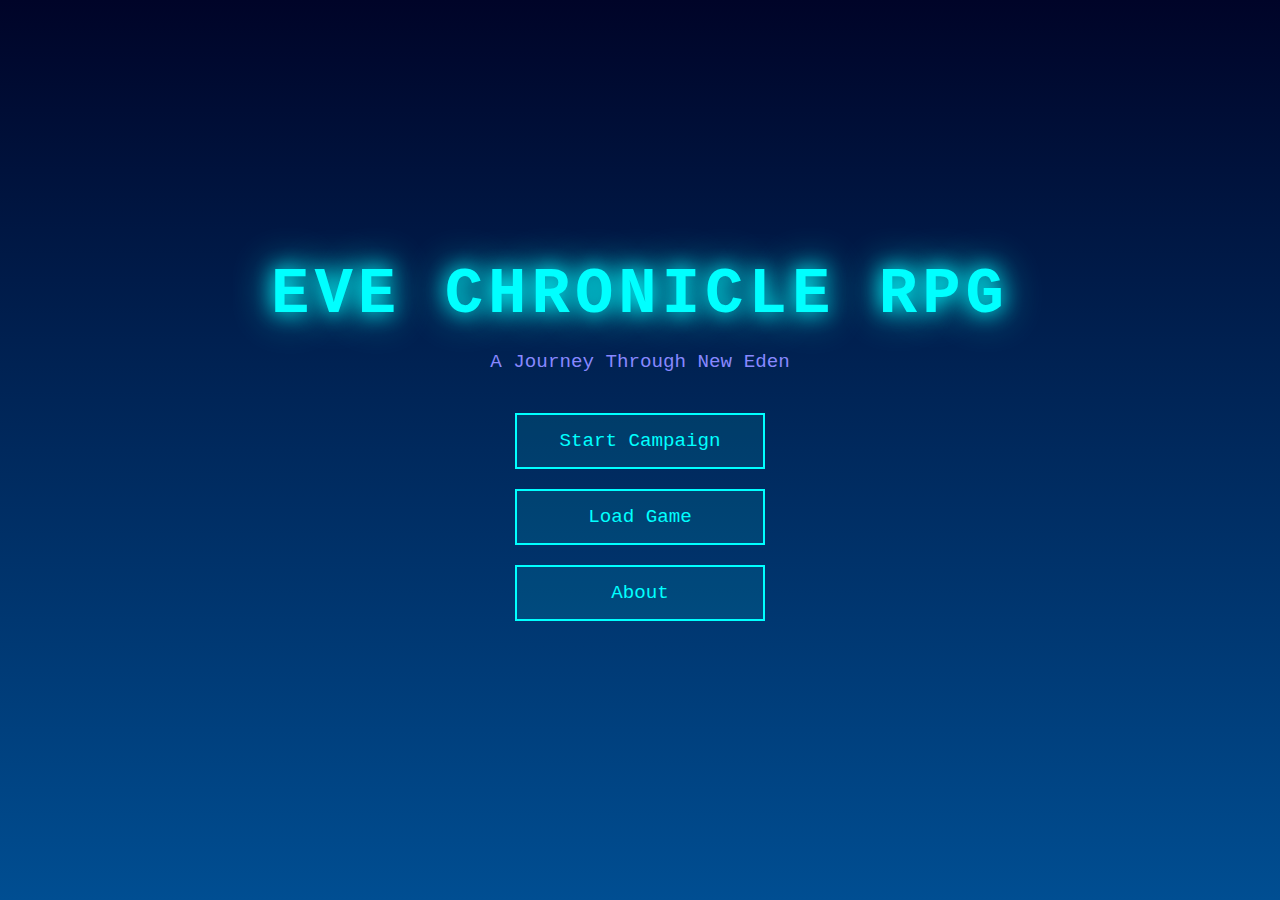
<file: index.html>
<!DOCTYPE html>
<html lang="en">
<head>
    <meta charset="UTF-8">
    <meta name="viewport" content="width=device-width, initial-scale=1.0">
    <title>EVE Chronicle RPG</title>
    <link rel="stylesheet" href="css/style.css">
</head>
<body>
    <div id="game-container">
        <div id="title-screen">
            <h1>EVE CHRONICLE RPG</h1>
            <p class="subtitle">A Journey Through New Eden</p>
            <div id="menu-options">
                <button id="start-game">Start Campaign</button>
                <button id="load-game">Load Game</button>
                <button id="about">About</button>
            </div>
        </div>
        
        <div id="game-screen" style="display: none;">
            <div id="hud">
                <div id="player-stats">
                    <div class="stat-group">
                        <span class="stat-label">Hull:</span>
                        <div class="stat-bar">
                            <div id="hull-bar" class="stat-bar-fill hull"></div>
                        </div>
                        <span id="hull-value" class="stat-value">100/100</span>
                    </div>
                    <div class="stat-group">
                        <span class="stat-label">Shield:</span>
                        <div class="stat-bar">
                            <div id="shield-bar" class="stat-bar-fill shield"></div>
                        </div>
                        <span id="shield-value" class="stat-value">100/100</span>
                    </div>
                    <div class="stat-group">
                        <span class="stat-label">Energy:</span>
                        <div class="stat-bar">
                            <div id="energy-bar" class="stat-bar-fill energy"></div>
                        </div>
                        <span id="energy-value" class="stat-value">100/100</span>
                    </div>
                </div>
                <div id="faction-info">
                    <span id="faction-name">Caldari State</span>
                    <span id="location">Jita IV</span>
                </div>
                <div id="quest-tracker">
                    <h3>Current Mission</h3>
                    <p id="current-quest">None</p>
                </div>
            </div>
            
            <canvas id="game-canvas" width="800" height="600"></canvas>
            
            <div id="dialogue-box" style="display: none;">
                <div id="speaker-name"></div>
                <div id="dialogue-text"></div>
                <div id="dialogue-options"></div>
            </div>
            
            <div id="inventory" style="display: none;">
                <h2>Inventory</h2>
                <div id="inventory-grid"></div>
                <button id="close-inventory">Close</button>
            </div>
        </div>
    </div>
    
    <!-- Core game modules -->
    <script src="js/core/Vector2D.js"></script>
    <script src="js/core/InputHandler.js"></script>
    <script src="js/core/Renderer.js"></script>
    <script src="js/core/AssetManager.js"></script>
    
    <!-- Game systems -->
    <script src="js/systems/Entity.js"></script>
    <script src="js/systems/Player.js"></script>
    <script src="js/systems/NPC.js"></script>
    <script src="js/systems/Combat.js"></script>
    <script src="js/systems/Dialogue.js"></script>
    <script src="js/systems/Inventory.js"></script>
    
    <!-- World and content -->
    <script src="js/world/Map.js"></script>
    <script src="js/world/Tile.js"></script>
    <script src="js/lore/Factions.js"></script>
    <script src="js/lore/Chronicles.js"></script>
    
    <!-- Campaign system -->
    <script src="js/campaign/Campaign.js"></script>
    <script src="js/campaign/Quest.js"></script>
    
    <!-- Main game engine -->
    <script src="js/GameEngine.js"></script>
    <script src="js/main.js"></script>
</body>
</html>
</file>
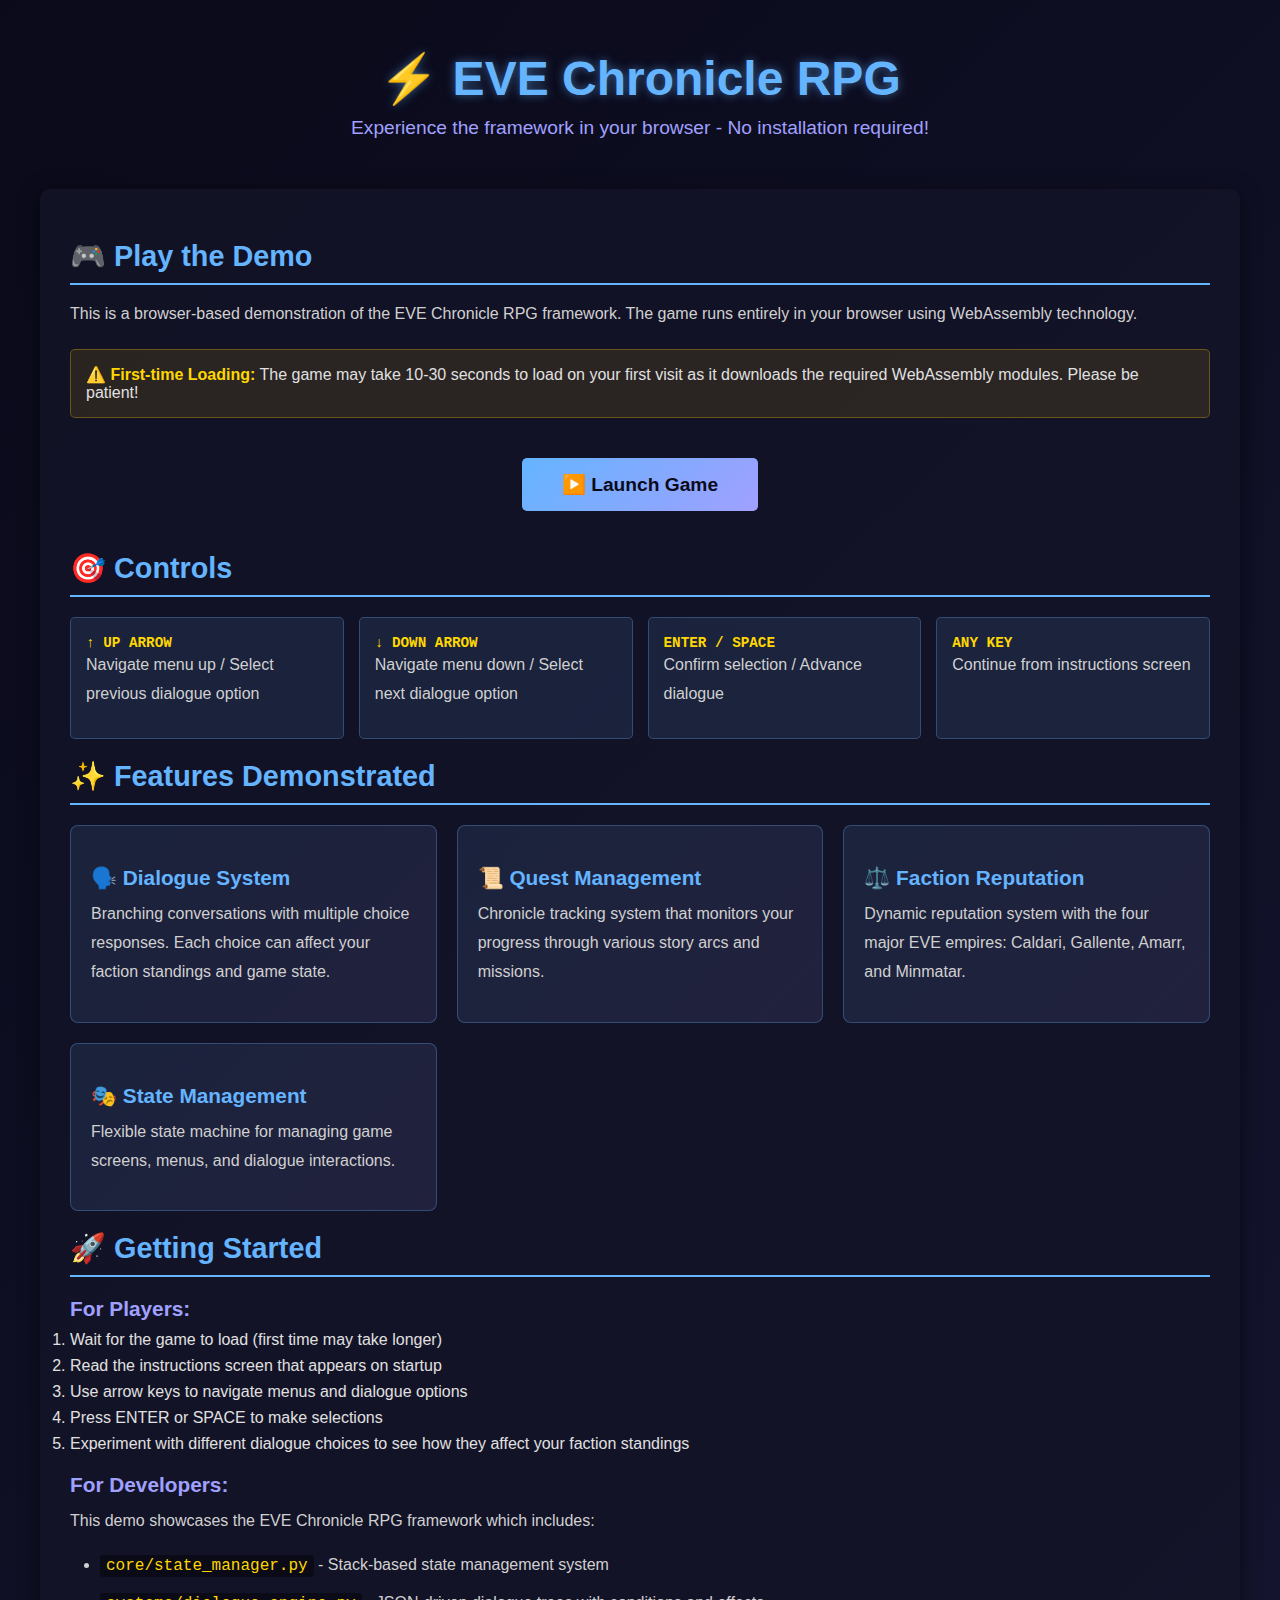
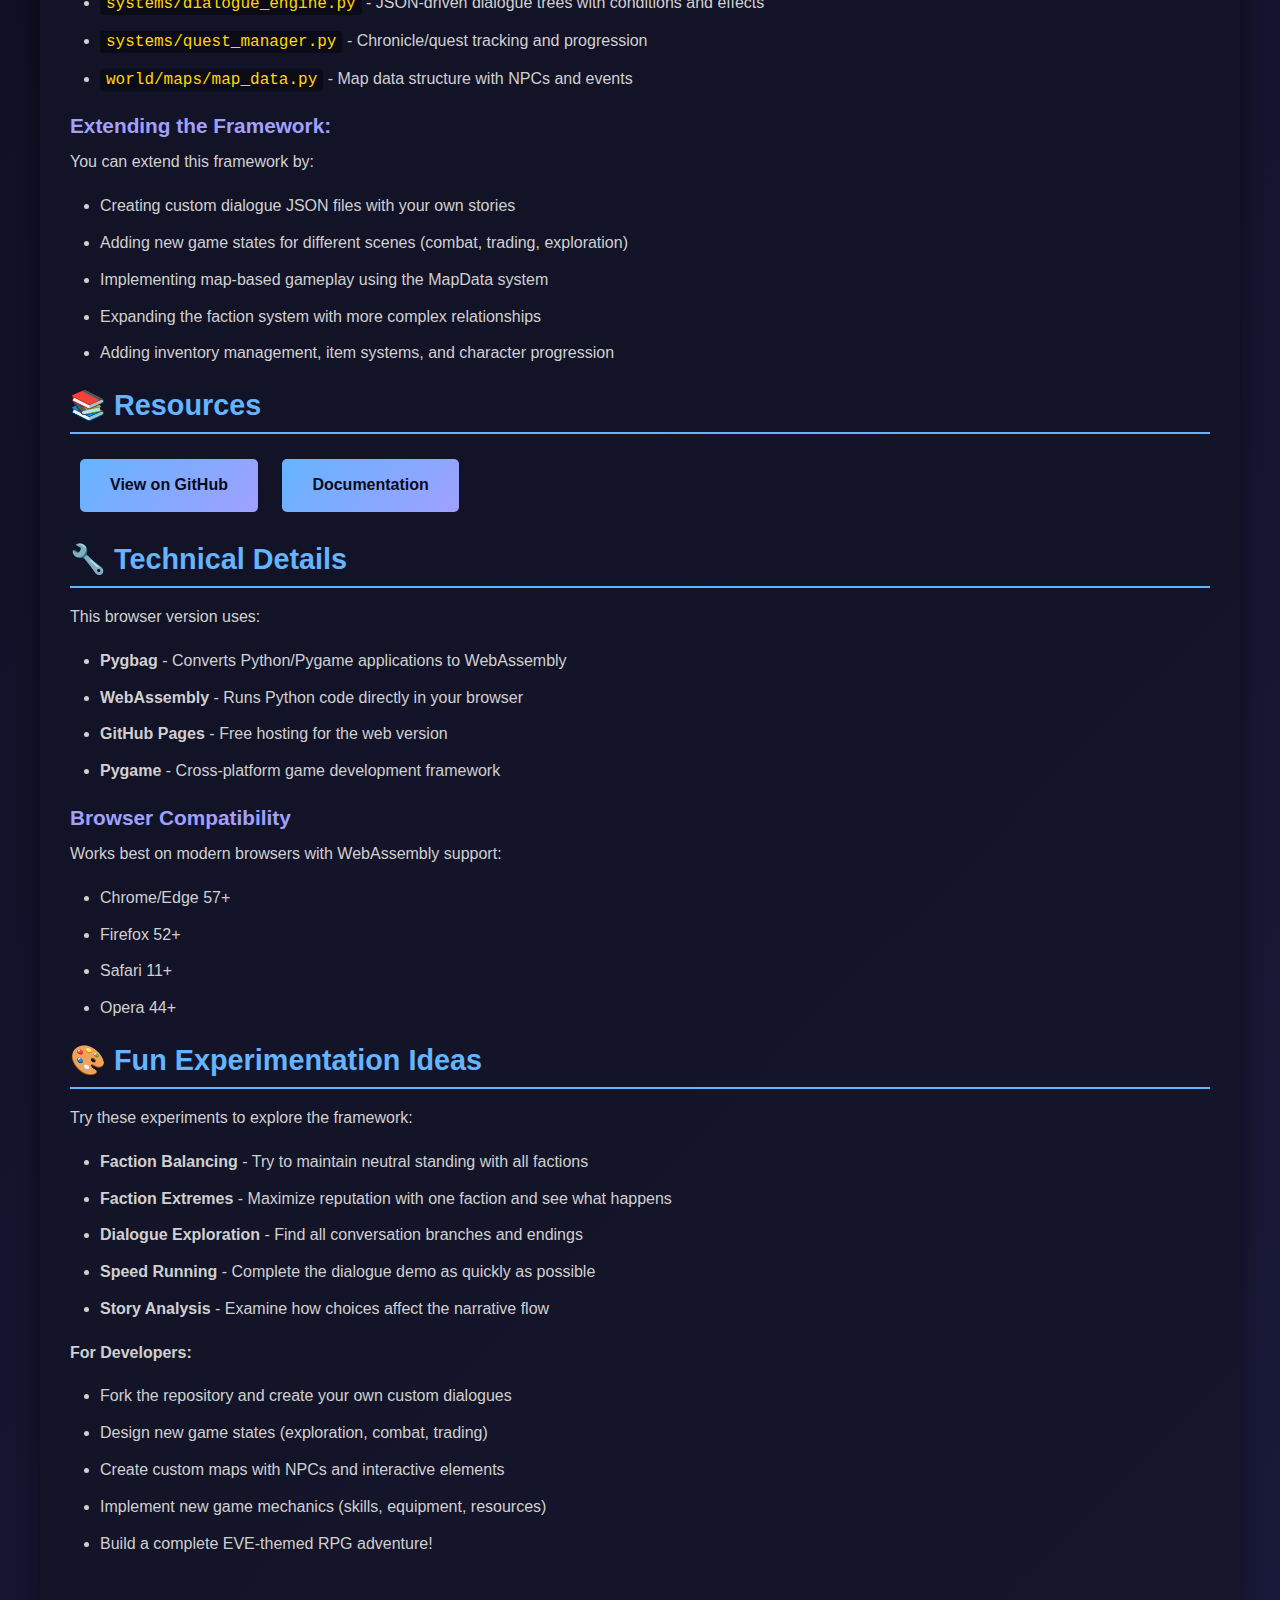
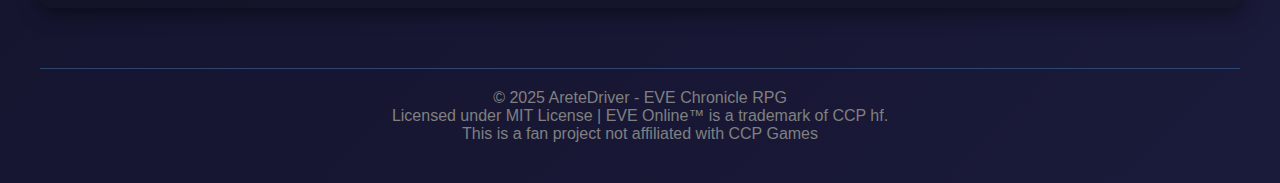
<file: docs/index.html>
<!DOCTYPE html>
<html lang="en">
<head>
    <meta charset="UTF-8">
    <meta name="viewport" content="width=device-width, initial-scale=1.0">
    <title>EVE Chronicle RPG - Browser Demo</title>
    <style>
        * {
            margin: 0;
            padding: 0;
            box-sizing: border-box;
        }
        
        body {
            font-family: 'Segoe UI', Tahoma, Geneva, Verdana, sans-serif;
            background: linear-gradient(135deg, #0a0a1a 0%, #1a1a3a 100%);
            color: #e0e0e0;
            min-height: 100vh;
            display: flex;
            flex-direction: column;
            align-items: center;
            padding: 20px;
        }
        
        header {
            text-align: center;
            padding: 30px 20px;
            max-width: 1200px;
            width: 100%;
        }
        
        h1 {
            font-size: 3em;
            color: #64b4ff;
            text-shadow: 0 0 10px rgba(100, 180, 255, 0.5);
            margin-bottom: 10px;
        }
        
        .tagline {
            font-size: 1.2em;
            color: #a0a0ff;
            margin-bottom: 20px;
        }
        
        .container {
            max-width: 1200px;
            width: 100%;
            background: rgba(20, 20, 40, 0.8);
            border-radius: 10px;
            padding: 30px;
            box-shadow: 0 4px 20px rgba(0, 0, 0, 0.5);
            margin-bottom: 20px;
        }
        
        .game-container {
            background: #000;
            border-radius: 8px;
            padding: 20px;
            margin: 20px 0;
            text-align: center;
        }
        
        #game-canvas {
            border: 2px solid #64b4ff;
            border-radius: 5px;
            max-width: 100%;
            height: auto;
            box-shadow: 0 0 20px rgba(100, 180, 255, 0.3);
        }
        
        .info-section {
            margin: 20px 0;
        }
        
        .info-section h2 {
            color: #64b4ff;
            margin-bottom: 15px;
            font-size: 1.8em;
            border-bottom: 2px solid #64b4ff;
            padding-bottom: 10px;
        }
        
        .info-section h3 {
            color: #a0a0ff;
            margin-top: 20px;
            margin-bottom: 10px;
            font-size: 1.3em;
        }
        
        .info-section p, .info-section ul {
            line-height: 1.8;
            margin-bottom: 15px;
            color: #d0d0d0;
        }
        
        .info-section ul {
            padding-left: 30px;
        }
        
        .info-section li {
            margin-bottom: 8px;
        }
        
        .controls-grid {
            display: grid;
            grid-template-columns: repeat(auto-fit, minmax(250px, 1fr));
            gap: 15px;
            margin: 20px 0;
        }
        
        .control-item {
            background: rgba(100, 180, 255, 0.1);
            padding: 15px;
            border-radius: 5px;
            border: 1px solid rgba(100, 180, 255, 0.3);
        }
        
        .control-key {
            font-weight: bold;
            color: #ffd700;
            font-family: monospace;
            font-size: 1.1em;
        }
        
        .features-grid {
            display: grid;
            grid-template-columns: repeat(auto-fit, minmax(280px, 1fr));
            gap: 20px;
            margin: 20px 0;
        }
        
        .feature-card {
            background: linear-gradient(135deg, rgba(100, 180, 255, 0.1) 0%, rgba(160, 160, 255, 0.1) 100%);
            padding: 20px;
            border-radius: 8px;
            border: 1px solid rgba(100, 180, 255, 0.3);
            transition: transform 0.3s ease;
        }
        
        .feature-card:hover {
            transform: translateY(-5px);
            border-color: #64b4ff;
        }
        
        .feature-card h3 {
            color: #64b4ff;
            margin-bottom: 10px;
        }
        
        code {
            background: rgba(0, 0, 0, 0.4);
            padding: 2px 6px;
            border-radius: 3px;
            font-family: 'Courier New', monospace;
            color: #ffd700;
        }
        
        .button {
            display: inline-block;
            padding: 12px 30px;
            background: linear-gradient(135deg, #64b4ff 0%, #a0a0ff 100%);
            color: #0a0a1a;
            text-decoration: none;
            border-radius: 5px;
            font-weight: bold;
            margin: 10px;
            transition: transform 0.2s ease, box-shadow 0.2s ease;
        }
        
        .button:hover {
            transform: scale(1.05);
            box-shadow: 0 4px 15px rgba(100, 180, 255, 0.5);
        }
        
        .warning {
            background: rgba(255, 200, 0, 0.1);
            border: 1px solid rgba(255, 200, 0, 0.3);
            border-radius: 5px;
            padding: 15px;
            margin: 20px 0;
        }
        
        .warning strong {
            color: #ffd700;
        }
        
        footer {
            margin-top: 40px;
            padding: 20px;
            text-align: center;
            color: #808080;
            border-top: 1px solid rgba(100, 180, 255, 0.3);
            width: 100%;
            max-width: 1200px;
        }
        
        .loading {
            color: #64b4ff;
            font-style: italic;
        }
        
        @media (max-width: 768px) {
            h1 {
                font-size: 2em;
            }
            
            .tagline {
                font-size: 1em;
            }
            
            .container {
                padding: 20px;
            }
        }
    </style>
</head>
<body>
    <header>
        <h1>⚡ EVE Chronicle RPG</h1>
        <p class="tagline">Experience the framework in your browser - No installation required!</p>
    </header>
    
    <div class="container">
        <div class="info-section">
            <h2>🎮 Play the Demo</h2>
            <p>This is a browser-based demonstration of the EVE Chronicle RPG framework. The game runs entirely in your browser using WebAssembly technology.</p>
            
            <div class="warning">
                <strong>⚠️ First-time Loading:</strong> The game may take 10-30 seconds to load on your first visit as it downloads the required WebAssembly modules. Please be patient!
            </div>
            
            <div style="text-align: center; margin: 30px 0;">
                <a href="play.html" class="button" style="font-size: 1.2em; padding: 15px 40px;">▶️ Launch Game</a>
            </div>
        </div>
        
        <div class="info-section">
            <h2>🎯 Controls</h2>
            <div class="controls-grid">
                <div class="control-item">
                    <span class="control-key">↑ UP ARROW</span>
                    <p>Navigate menu up / Select previous dialogue option</p>
                </div>
                <div class="control-item">
                    <span class="control-key">↓ DOWN ARROW</span>
                    <p>Navigate menu down / Select next dialogue option</p>
                </div>
                <div class="control-item">
                    <span class="control-key">ENTER / SPACE</span>
                    <p>Confirm selection / Advance dialogue</p>
                </div>
                <div class="control-item">
                    <span class="control-key">ANY KEY</span>
                    <p>Continue from instructions screen</p>
                </div>
            </div>
        </div>
        
        <div class="info-section">
            <h2>✨ Features Demonstrated</h2>
            <div class="features-grid">
                <div class="feature-card">
                    <h3>🗣️ Dialogue System</h3>
                    <p>Branching conversations with multiple choice responses. Each choice can affect your faction standings and game state.</p>
                </div>
                <div class="feature-card">
                    <h3>📜 Quest Management</h3>
                    <p>Chronicle tracking system that monitors your progress through various story arcs and missions.</p>
                </div>
                <div class="feature-card">
                    <h3>⚖️ Faction Reputation</h3>
                    <p>Dynamic reputation system with the four major EVE empires: Caldari, Gallente, Amarr, and Minmatar.</p>
                </div>
                <div class="feature-card">
                    <h3>🎭 State Management</h3>
                    <p>Flexible state machine for managing game screens, menus, and dialogue interactions.</p>
                </div>
            </div>
        </div>
        
        <div class="info-section">
            <h2>🚀 Getting Started</h2>
            <h3>For Players:</h3>
            <ol>
                <li>Wait for the game to load (first time may take longer)</li>
                <li>Read the instructions screen that appears on startup</li>
                <li>Use arrow keys to navigate menus and dialogue options</li>
                <li>Press ENTER or SPACE to make selections</li>
                <li>Experiment with different dialogue choices to see how they affect your faction standings</li>
            </ol>
            
            <h3>For Developers:</h3>
            <p>This demo showcases the EVE Chronicle RPG framework which includes:</p>
            <ul>
                <li><code>core/state_manager.py</code> - Stack-based state management system</li>
                <li><code>systems/dialogue_engine.py</code> - JSON-driven dialogue trees with conditions and effects</li>
                <li><code>systems/quest_manager.py</code> - Chronicle/quest tracking and progression</li>
                <li><code>world/maps/map_data.py</code> - Map data structure with NPCs and events</li>
            </ul>
            
            <h3>Extending the Framework:</h3>
            <p>You can extend this framework by:</p>
            <ul>
                <li>Creating custom dialogue JSON files with your own stories</li>
                <li>Adding new game states for different scenes (combat, trading, exploration)</li>
                <li>Implementing map-based gameplay using the MapData system</li>
                <li>Expanding the faction system with more complex relationships</li>
                <li>Adding inventory management, item systems, and character progression</li>
            </ul>
        </div>
        
        <div class="info-section">
            <h2>📚 Resources</h2>
            <p>
                <a href="https://github.com/AreteDriver/EVE_ChronicleRPG" class="button">View on GitHub</a>
                <a href="https://github.com/AreteDriver/EVE_ChronicleRPG/blob/main/README.md" class="button">Documentation</a>
            </p>
        </div>
        
        <div class="info-section">
            <h2>🔧 Technical Details</h2>
            <p>This browser version uses:</p>
            <ul>
                <li><strong>Pygbag</strong> - Converts Python/Pygame applications to WebAssembly</li>
                <li><strong>WebAssembly</strong> - Runs Python code directly in your browser</li>
                <li><strong>GitHub Pages</strong> - Free hosting for the web version</li>
                <li><strong>Pygame</strong> - Cross-platform game development framework</li>
            </ul>
            
            <h3>Browser Compatibility</h3>
            <p>Works best on modern browsers with WebAssembly support:</p>
            <ul>
                <li>Chrome/Edge 57+</li>
                <li>Firefox 52+</li>
                <li>Safari 11+</li>
                <li>Opera 44+</li>
            </ul>
        </div>
        
        <div class="info-section">
            <h2>🎨 Fun Experimentation Ideas</h2>
            <p>Try these experiments to explore the framework:</p>
            <ul>
                <li><strong>Faction Balancing</strong> - Try to maintain neutral standing with all factions</li>
                <li><strong>Faction Extremes</strong> - Maximize reputation with one faction and see what happens</li>
                <li><strong>Dialogue Exploration</strong> - Find all conversation branches and endings</li>
                <li><strong>Speed Running</strong> - Complete the dialogue demo as quickly as possible</li>
                <li><strong>Story Analysis</strong> - Examine how choices affect the narrative flow</li>
            </ul>
            
            <p><strong>For Developers:</strong></p>
            <ul>
                <li>Fork the repository and create your own custom dialogues</li>
                <li>Design new game states (exploration, combat, trading)</li>
                <li>Create custom maps with NPCs and interactive elements</li>
                <li>Implement new game mechanics (skills, equipment, resources)</li>
                <li>Build a complete EVE-themed RPG adventure!</li>
            </ul>
        </div>
    </div>
    
    <footer>
        <p>&copy; 2025 AreteDriver - EVE Chronicle RPG</p>
        <p>Licensed under MIT License | EVE Online™ is a trademark of CCP hf.</p>
        <p>This is a fan project not affiliated with CCP Games</p>
    </footer>

</body>
</html>
</file>
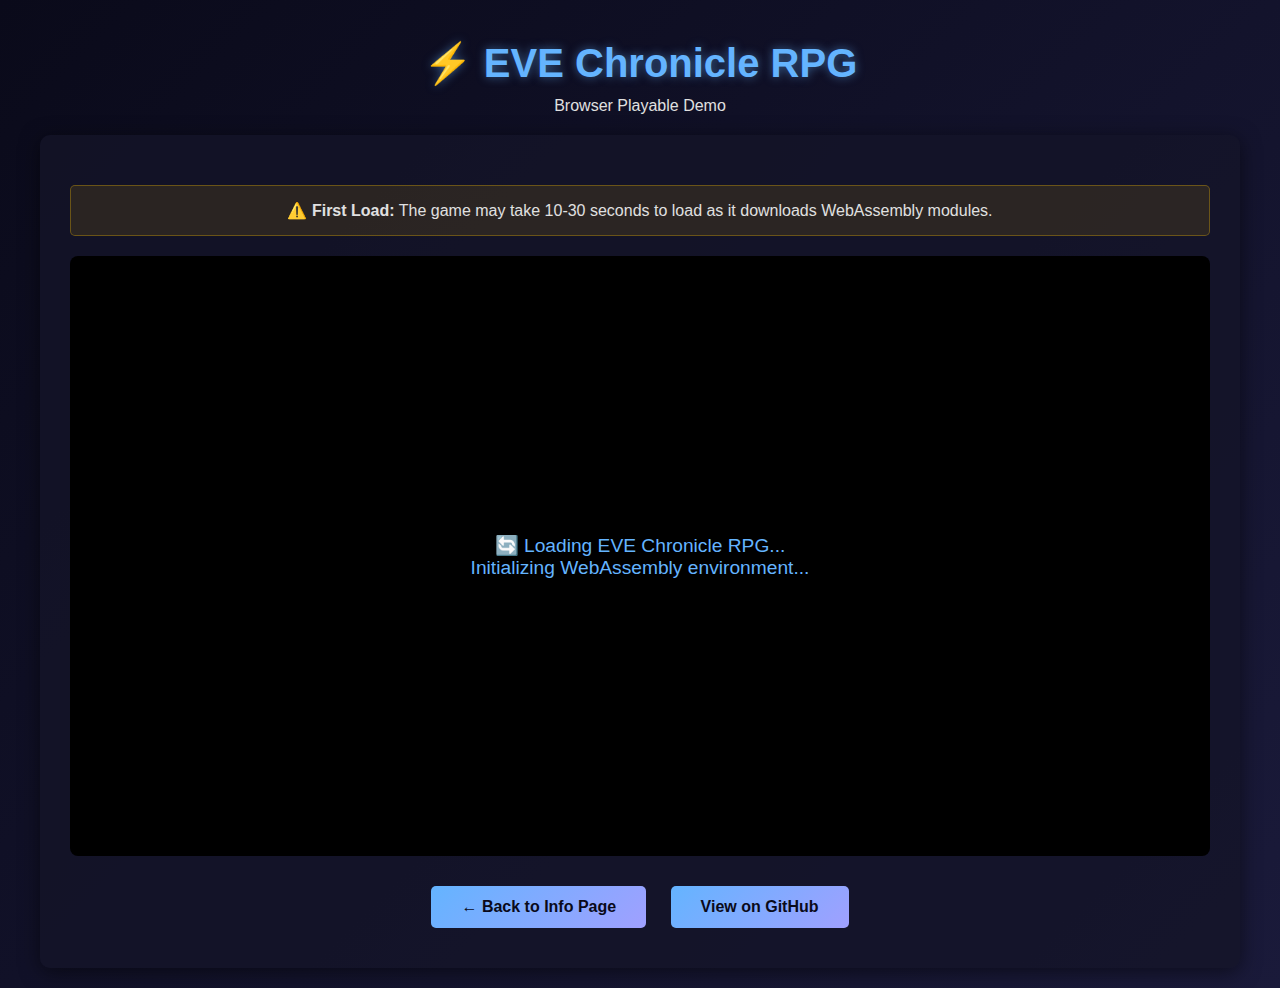
<file: docs/play.html>
<!DOCTYPE html>
<html lang="en">
<head>
    <meta charset="UTF-8">
    <meta name="viewport" content="width=device-width, initial-scale=1.0">
    <title>EVE Chronicle RPG - Play Now</title>
    <style>
        * {
            margin: 0;
            padding: 0;
            box-sizing: border-box;
        }
        
        body {
            font-family: 'Segoe UI', Tahoma, Geneva, Verdana, sans-serif;
            background: linear-gradient(135deg, #0a0a1a 0%, #1a1a3a 100%);
            color: #e0e0e0;
            min-height: 100vh;
            display: flex;
            flex-direction: column;
            align-items: center;
            padding: 20px;
        }
        
        header {
            text-align: center;
            padding: 20px;
            max-width: 1200px;
            width: 100%;
        }
        
        h1 {
            font-size: 2.5em;
            color: #64b4ff;
            text-shadow: 0 0 10px rgba(100, 180, 255, 0.5);
            margin-bottom: 10px;
        }
        
        .container {
            max-width: 1200px;
            width: 100%;
            background: rgba(20, 20, 40, 0.8);
            border-radius: 10px;
            padding: 30px;
            box-shadow: 0 4px 20px rgba(0, 0, 0, 0.5);
            text-align: center;
        }
        
        #game-container {
            background: #000;
            border-radius: 8px;
            padding: 20px;
            margin: 20px 0;
            min-height: 600px;
            display: flex;
            flex-direction: column;
            align-items: center;
            justify-content: center;
        }
        
        #canvas {
            border: 2px solid #64b4ff;
            border-radius: 5px;
            max-width: 100%;
            box-shadow: 0 0 20px rgba(100, 180, 255, 0.3);
        }
        
        .loading {
            color: #64b4ff;
            font-size: 1.2em;
            padding: 40px;
        }
        
        .button {
            display: inline-block;
            padding: 12px 30px;
            background: linear-gradient(135deg, #64b4ff 0%, #a0a0ff 100%);
            color: #0a0a1a;
            text-decoration: none;
            border-radius: 5px;
            font-weight: bold;
            margin: 10px;
            transition: transform 0.2s ease, box-shadow 0.2s ease;
        }
        
        .button:hover {
            transform: scale(1.05);
            box-shadow: 0 4px 15px rgba(100, 180, 255, 0.5);
        }
        
        .warning {
            background: rgba(255, 200, 0, 0.1);
            border: 1px solid rgba(255, 200, 0, 0.3);
            border-radius: 5px;
            padding: 15px;
            margin: 20px 0;
        }
    </style>
</head>
<body>
    <header>
        <h1>⚡ EVE Chronicle RPG</h1>
        <p>Browser Playable Demo</p>
    </header>
    
    <div class="container">
        <div class="warning">
            <strong>⚠️ First Load:</strong> The game may take 10-30 seconds to load as it downloads WebAssembly modules.
        </div>
        
        <div id="game-container">
            <div id="loading" class="loading">
                <p>🔄 Loading EVE Chronicle RPG...</p>
                <p>Initializing WebAssembly environment...</p>
            </div>
            <canvas id="canvas" width="800" height="600" style="display:none;">
                Your browser doesn't support HTML5 canvas.
            </canvas>
        </div>
        
        <div style="margin-top: 20px;">
            <a href="index.html" class="button">← Back to Info Page</a>
            <a href="https://github.com/AreteDriver/EVE_ChronicleRPG" class="button">View on GitHub</a>
        </div>
    </div>
    
    <script type="module">
        // This script will be replaced/augmented by Pygbag during build
        // Pygbag generates a python.js file and loader code
        
        window.addEventListener('load', function() {
            const loading = document.getElementById('loading');
            const canvas = document.getElementById('canvas');
            
            // Pygbag will inject its loader here
            // For development without build, show message
            setTimeout(function() {
                if (!window.python && !window.pygbag) {
                    loading.innerHTML = 
                        '<p style="color: #ffd700;">⚠️ Game Not Built Yet</p>' +
                        '<p>This page requires the Pygbag build to be run first.</p>' +
                        '<p>The GitHub Actions workflow will build it automatically when merged to main.</p>' +
                        '<p style="margin-top: 20px;">For local development:</p>' +
                        '<p><code>pygbag main.py</code></p>' +
                        '<p>Then visit <code>http://localhost:8000</code></p>';
                } else {
                    canvas.style.display = 'block';
                    loading.style.display = 'none';
                }
            }, 2000);
        });
    </script>
</body>
</html>
</file>
<file: css/style.css>
* {
    margin: 0;
    padding: 0;
    box-sizing: border-box;
}

body {
    font-family: 'Courier New', monospace;
    background: #000;
    color: #0ff;
    overflow: hidden;
}

#game-container {
    width: 100vw;
    height: 100vh;
    display: flex;
    justify-content: center;
    align-items: center;
    background: linear-gradient(to bottom, #000428, #004e92);
}

/* Title Screen */
#title-screen {
    text-align: center;
    animation: fadeIn 1s;
}

#title-screen h1 {
    font-size: 4em;
    text-shadow: 0 0 20px #0ff, 0 0 40px #0ff;
    margin-bottom: 20px;
    letter-spacing: 5px;
}

.subtitle {
    font-size: 1.2em;
    color: #88f;
    margin-bottom: 40px;
}

#menu-options button {
    display: block;
    margin: 20px auto;
    padding: 15px 40px;
    font-size: 1.2em;
    background: rgba(0, 255, 255, 0.1);
    border: 2px solid #0ff;
    color: #0ff;
    cursor: pointer;
    transition: all 0.3s;
    font-family: 'Courier New', monospace;
    min-width: 250px;
}

#menu-options button:hover {
    background: rgba(0, 255, 255, 0.3);
    box-shadow: 0 0 20px #0ff;
    transform: scale(1.05);
}

/* Game Screen */
#game-screen {
    width: 100%;
    height: 100%;
    display: flex;
    flex-direction: column;
}

#hud {
    background: rgba(0, 0, 0, 0.8);
    border-bottom: 2px solid #0ff;
    padding: 10px 20px;
    display: flex;
    justify-content: space-between;
    align-items: center;
    flex-wrap: wrap;
}

#player-stats {
    display: flex;
    gap: 20px;
}

.stat-group {
    display: flex;
    align-items: center;
    gap: 10px;
}

.stat-label {
    font-size: 0.9em;
    min-width: 60px;
}

.stat-bar {
    width: 150px;
    height: 20px;
    background: rgba(0, 0, 0, 0.5);
    border: 1px solid #0ff;
    position: relative;
    overflow: hidden;
}

.stat-bar-fill {
    height: 100%;
    transition: width 0.3s;
}

.stat-bar-fill.hull {
    background: linear-gradient(to right, #f00, #ff0);
}

.stat-bar-fill.shield {
    background: linear-gradient(to right, #00f, #0ff);
}

.stat-bar-fill.energy {
    background: linear-gradient(to right, #0f0, #0ff);
}

.stat-value {
    font-size: 0.8em;
    min-width: 70px;
}

#faction-info {
    display: flex;
    flex-direction: column;
    align-items: flex-end;
}

#faction-name {
    font-size: 1.1em;
    font-weight: bold;
}

#location {
    font-size: 0.9em;
    color: #88f;
}

#quest-tracker {
    max-width: 300px;
}

#quest-tracker h3 {
    font-size: 0.9em;
    margin-bottom: 5px;
    color: #ff0;
}

#current-quest {
    font-size: 0.8em;
    color: #0ff;
}

/* Canvas */
#game-canvas {
    display: block;
    margin: 20px auto;
    border: 2px solid #0ff;
    box-shadow: 0 0 30px rgba(0, 255, 255, 0.5);
    background: #000;
}

/* Dialogue Box */
#dialogue-box {
    position: fixed;
    bottom: 20px;
    left: 50%;
    transform: translateX(-50%);
    width: 700px;
    background: rgba(0, 0, 20, 0.95);
    border: 2px solid #0ff;
    padding: 20px;
    box-shadow: 0 0 30px rgba(0, 255, 255, 0.5);
}

#speaker-name {
    font-size: 1.2em;
    color: #ff0;
    margin-bottom: 10px;
    font-weight: bold;
}

#dialogue-text {
    font-size: 1em;
    line-height: 1.5;
    margin-bottom: 15px;
    min-height: 60px;
}

#dialogue-options {
    display: flex;
    flex-direction: column;
    gap: 10px;
}

#dialogue-options button {
    padding: 10px 20px;
    background: rgba(0, 255, 255, 0.1);
    border: 1px solid #0ff;
    color: #0ff;
    cursor: pointer;
    transition: all 0.2s;
    font-family: 'Courier New', monospace;
    text-align: left;
}

#dialogue-options button:hover {
    background: rgba(0, 255, 255, 0.3);
    padding-left: 25px;
}

/* Inventory */
#inventory {
    position: fixed;
    top: 50%;
    left: 50%;
    transform: translate(-50%, -50%);
    width: 600px;
    max-height: 500px;
    background: rgba(0, 0, 20, 0.95);
    border: 2px solid #0ff;
    padding: 20px;
    box-shadow: 0 0 30px rgba(0, 255, 255, 0.5);
}

#inventory h2 {
    margin-bottom: 20px;
    color: #ff0;
}

#inventory-grid {
    display: grid;
    grid-template-columns: repeat(5, 1fr);
    gap: 10px;
    margin-bottom: 20px;
    max-height: 350px;
    overflow-y: auto;
}

.inventory-item {
    aspect-ratio: 1;
    background: rgba(0, 255, 255, 0.1);
    border: 1px solid #0ff;
    display: flex;
    flex-direction: column;
    align-items: center;
    justify-content: center;
    cursor: pointer;
    transition: all 0.2s;
    padding: 5px;
}

.inventory-item:hover {
    background: rgba(0, 255, 255, 0.3);
    transform: scale(1.05);
}

.item-name {
    font-size: 0.7em;
    text-align: center;
    margin-top: 5px;
}

#close-inventory {
    width: 100%;
    padding: 10px;
    background: rgba(255, 0, 0, 0.2);
    border: 1px solid #f00;
    color: #f00;
    cursor: pointer;
    font-family: 'Courier New', monospace;
}

#close-inventory:hover {
    background: rgba(255, 0, 0, 0.4);
}

/* Animations */
@keyframes fadeIn {
    from { opacity: 0; }
    to { opacity: 1; }
}

@keyframes pulse {
    0%, 100% { opacity: 1; }
    50% { opacity: 0.5; }
}

/* Scrollbar styling */
::-webkit-scrollbar {
    width: 8px;
}

::-webkit-scrollbar-track {
    background: rgba(0, 0, 0, 0.5);
}

::-webkit-scrollbar-thumb {
    background: #0ff;
    border-radius: 4px;
}

::-webkit-scrollbar-thumb:hover {
    background: #0cc;
}
</file>
